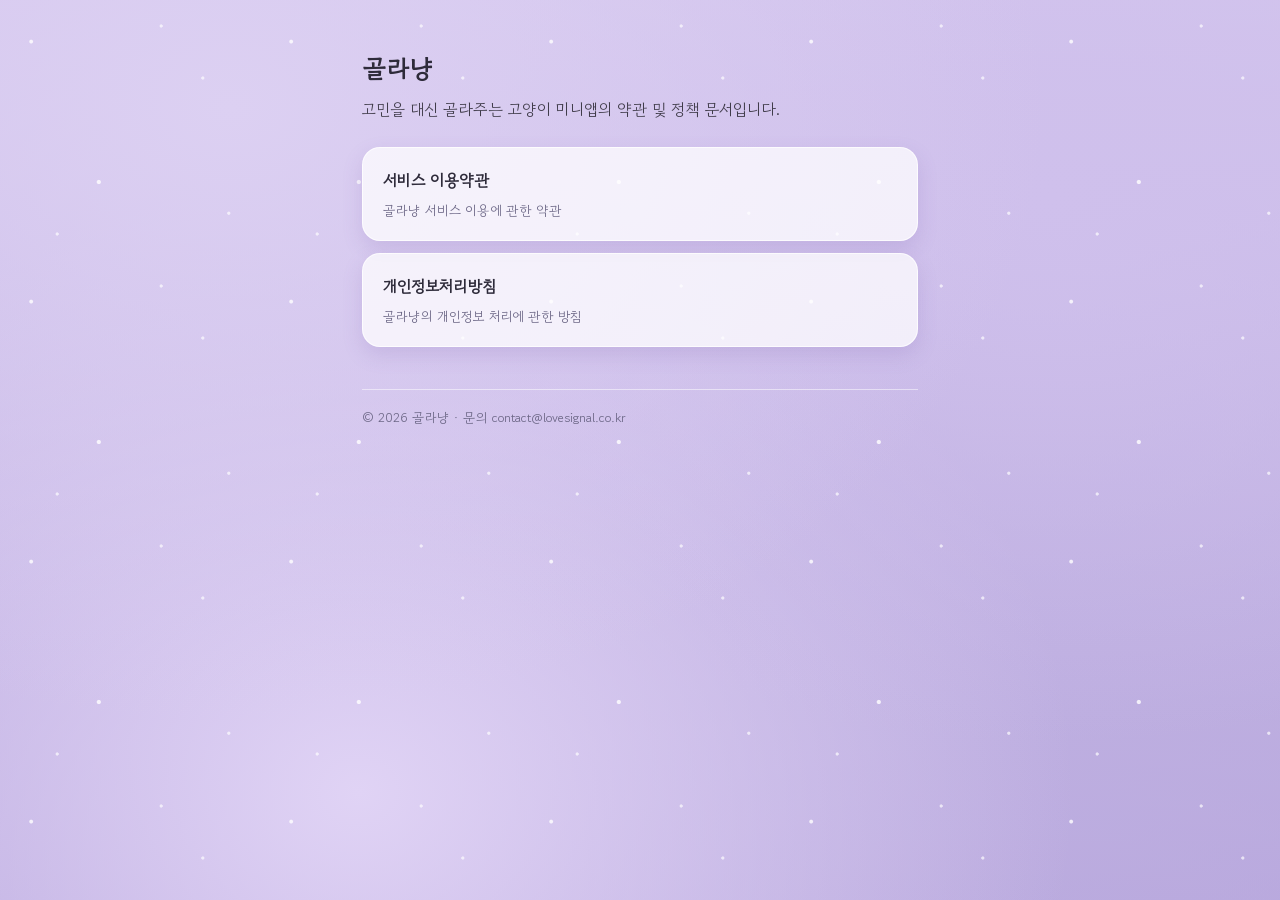
<file: index.html>
<!doctype html>
<html lang="ko">
  <head>
    <meta charset="UTF-8" />
    <meta name="viewport" content="width=device-width, initial-scale=1" />
    <title>골라냥 — 약관 및 정책</title>
    <link rel="preconnect" href="https://fonts.googleapis.com" />
    <link rel="preconnect" href="https://fonts.gstatic.com" crossorigin />
    <link
      href="https://fonts.googleapis.com/css2?family=Gowun+Dodum&display=swap"
      rel="stylesheet"
    />
    <link rel="stylesheet" href="style.css" />
  </head>
  <body>
    <main class="wrap">
      <h1>골라냥</h1>
      <p class="lead">고민을 대신 골라주는 고양이 미니앱의 약관 및 정책 문서입니다.</p>

      <a class="doc-link" href="terms.html">
        서비스 이용약관
        <span>골라냥 서비스 이용에 관한 약관</span>
      </a>
      <a class="doc-link" href="privacy.html">
        개인정보처리방침
        <span>골라냥의 개인정보 처리에 관한 방침</span>
      </a>

      <footer>© 2026 골라냥 · 문의 contact@lovesignal.co.kr</footer>
    </main>
  </body>
</html>
</file>
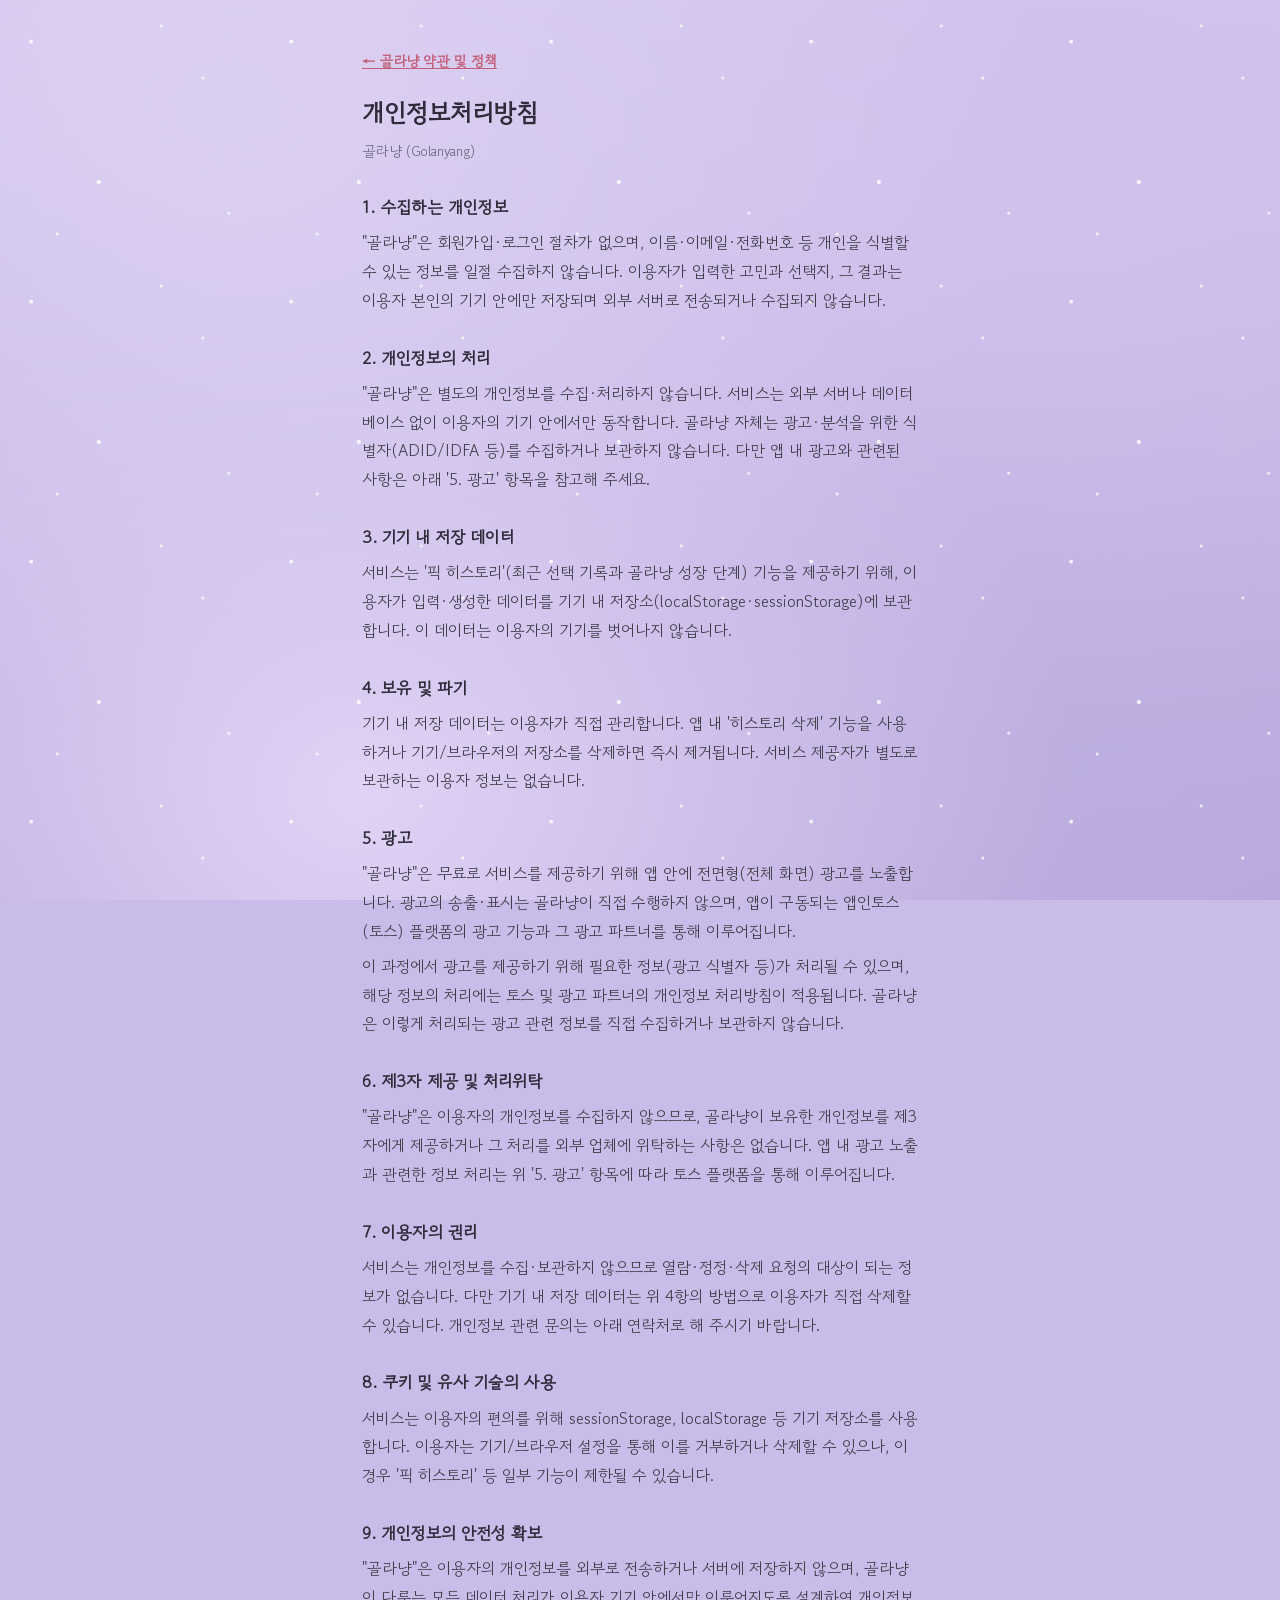
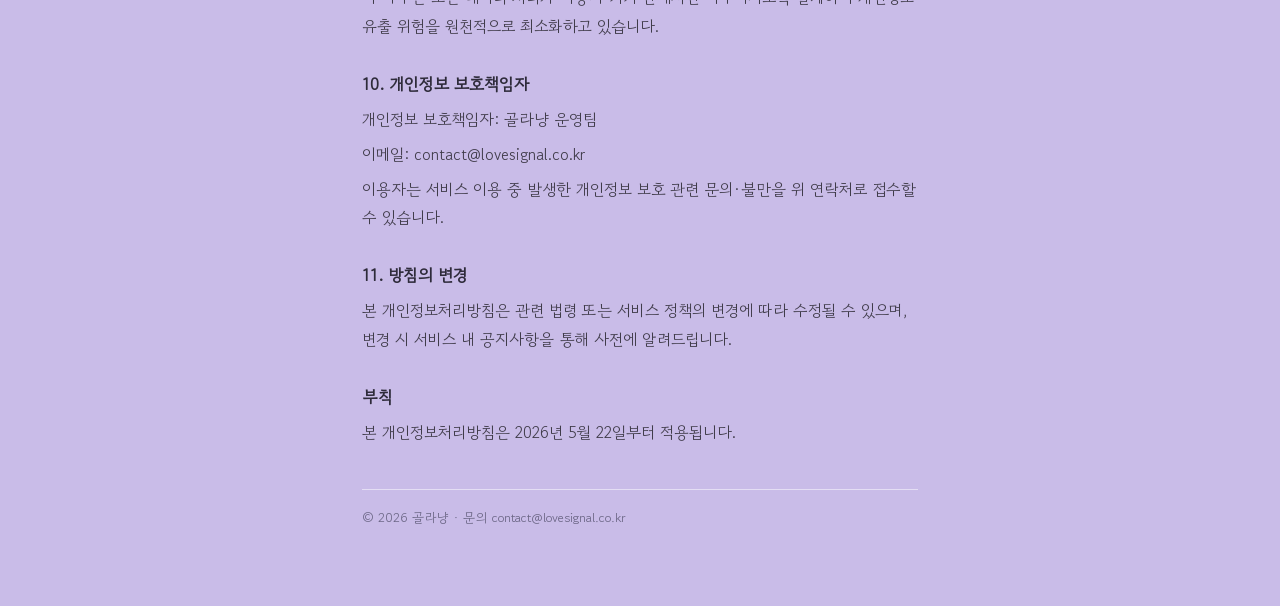
<file: privacy.html>
<!doctype html>
<html lang="ko">
  <head>
    <meta charset="UTF-8" />
    <meta name="viewport" content="width=device-width, initial-scale=1" />
    <title>골라냥 개인정보처리방침</title>
    <link rel="preconnect" href="https://fonts.googleapis.com" />
    <link rel="preconnect" href="https://fonts.gstatic.com" crossorigin />
    <link
      href="https://fonts.googleapis.com/css2?family=Gowun+Dodum&display=swap"
      rel="stylesheet"
    />
    <link rel="stylesheet" href="style.css" />
  </head>
  <body>
    <main class="wrap">
      <a class="back" href="index.html">← 골라냥 약관 및 정책</a>
      <h1>개인정보처리방침</h1>
      <p class="sub">골라냥 (Golanyang)</p>

      <h2>1. 수집하는 개인정보</h2>
      <p>
        "골라냥"은 회원가입·로그인 절차가 없으며, 이름·이메일·전화번호 등 개인을
        식별할 수 있는 정보를 일절 수집하지 않습니다. 이용자가 입력한 고민과
        선택지, 그 결과는 이용자 본인의 기기 안에만 저장되며 외부 서버로
        전송되거나 수집되지 않습니다.
      </p>

      <h2>2. 개인정보의 처리</h2>
      <p>
        "골라냥"은 별도의 개인정보를 수집·처리하지 않습니다. 서비스는 외부 서버나
        데이터베이스 없이 이용자의 기기 안에서만 동작합니다. 골라냥 자체는
        광고·분석을 위한 식별자(ADID/IDFA 등)를 수집하거나 보관하지 않습니다.
        다만 앱 내 광고와 관련된 사항은 아래 '5. 광고' 항목을 참고해 주세요.
      </p>

      <h2>3. 기기 내 저장 데이터</h2>
      <p>
        서비스는 '픽 히스토리'(최근 선택 기록과 골라냥 성장 단계) 기능을
        제공하기 위해, 이용자가 입력·생성한 데이터를 기기 내
        저장소(localStorage·sessionStorage)에 보관합니다. 이 데이터는 이용자의
        기기를 벗어나지 않습니다.
      </p>

      <h2>4. 보유 및 파기</h2>
      <p>
        기기 내 저장 데이터는 이용자가 직접 관리합니다. 앱 내 '히스토리 삭제'
        기능을 사용하거나 기기/브라우저의 저장소를 삭제하면 즉시 제거됩니다.
        서비스 제공자가 별도로 보관하는 이용자 정보는 없습니다.
      </p>

      <h2>5. 광고</h2>
      <p>
        "골라냥"은 무료로 서비스를 제공하기 위해 앱 안에 전면형(전체 화면)
        광고를 노출합니다. 광고의 송출·표시는 골라냥이 직접 수행하지 않으며,
        앱이 구동되는 앱인토스(토스) 플랫폼의 광고 기능과 그 광고 파트너를 통해
        이루어집니다.
      </p>
      <p>
        이 과정에서 광고를 제공하기 위해 필요한 정보(광고 식별자 등)가 처리될 수
        있으며, 해당 정보의 처리에는 토스 및 광고 파트너의 개인정보 처리방침이
        적용됩니다. 골라냥은 이렇게 처리되는 광고 관련 정보를 직접 수집하거나
        보관하지 않습니다.
      </p>

      <h2>6. 제3자 제공 및 처리위탁</h2>
      <p>
        "골라냥"은 이용자의 개인정보를 수집하지 않으므로, 골라냥이 보유한
        개인정보를 제3자에게 제공하거나 그 처리를 외부 업체에 위탁하는 사항은
        없습니다. 앱 내 광고 노출과 관련한 정보 처리는 위 '5. 광고' 항목에 따라
        토스 플랫폼을 통해 이루어집니다.
      </p>

      <h2>7. 이용자의 권리</h2>
      <p>
        서비스는 개인정보를 수집·보관하지 않으므로 열람·정정·삭제 요청의 대상이
        되는 정보가 없습니다. 다만 기기 내 저장 데이터는 위 4항의 방법으로
        이용자가 직접 삭제할 수 있습니다. 개인정보 관련 문의는 아래 연락처로 해
        주시기 바랍니다.
      </p>

      <h2>8. 쿠키 및 유사 기술의 사용</h2>
      <p>
        서비스는 이용자의 편의를 위해 sessionStorage, localStorage 등 기기
        저장소를 사용합니다. 이용자는 기기/브라우저 설정을 통해 이를 거부하거나
        삭제할 수 있으나, 이 경우 '픽 히스토리' 등 일부 기능이 제한될 수
        있습니다.
      </p>

      <h2>9. 개인정보의 안전성 확보</h2>
      <p>
        "골라냥"은 이용자의 개인정보를 외부로 전송하거나 서버에 저장하지 않으며,
        골라냥이 다루는 모든 데이터 처리가 이용자 기기 안에서만 이루어지도록
        설계하여 개인정보 유출 위험을 원천적으로 최소화하고 있습니다.
      </p>

      <h2>10. 개인정보 보호책임자</h2>
      <p>개인정보 보호책임자: 골라냥 운영팀</p>
      <p>이메일: contact@lovesignal.co.kr</p>
      <p>
        이용자는 서비스 이용 중 발생한 개인정보 보호 관련 문의·불만을 위
        연락처로 접수할 수 있습니다.
      </p>

      <h2>11. 방침의 변경</h2>
      <p>
        본 개인정보처리방침은 관련 법령 또는 서비스 정책의 변경에 따라 수정될 수
        있으며, 변경 시 서비스 내 공지사항을 통해 사전에 알려드립니다.
      </p>

      <h2>부칙</h2>
      <p>본 개인정보처리방침은 2026년 5월 22일부터 적용됩니다.</p>

      <footer>© 2026 골라냥 · 문의 contact@lovesignal.co.kr</footer>
    </main>
  </body>
</html>
</file>
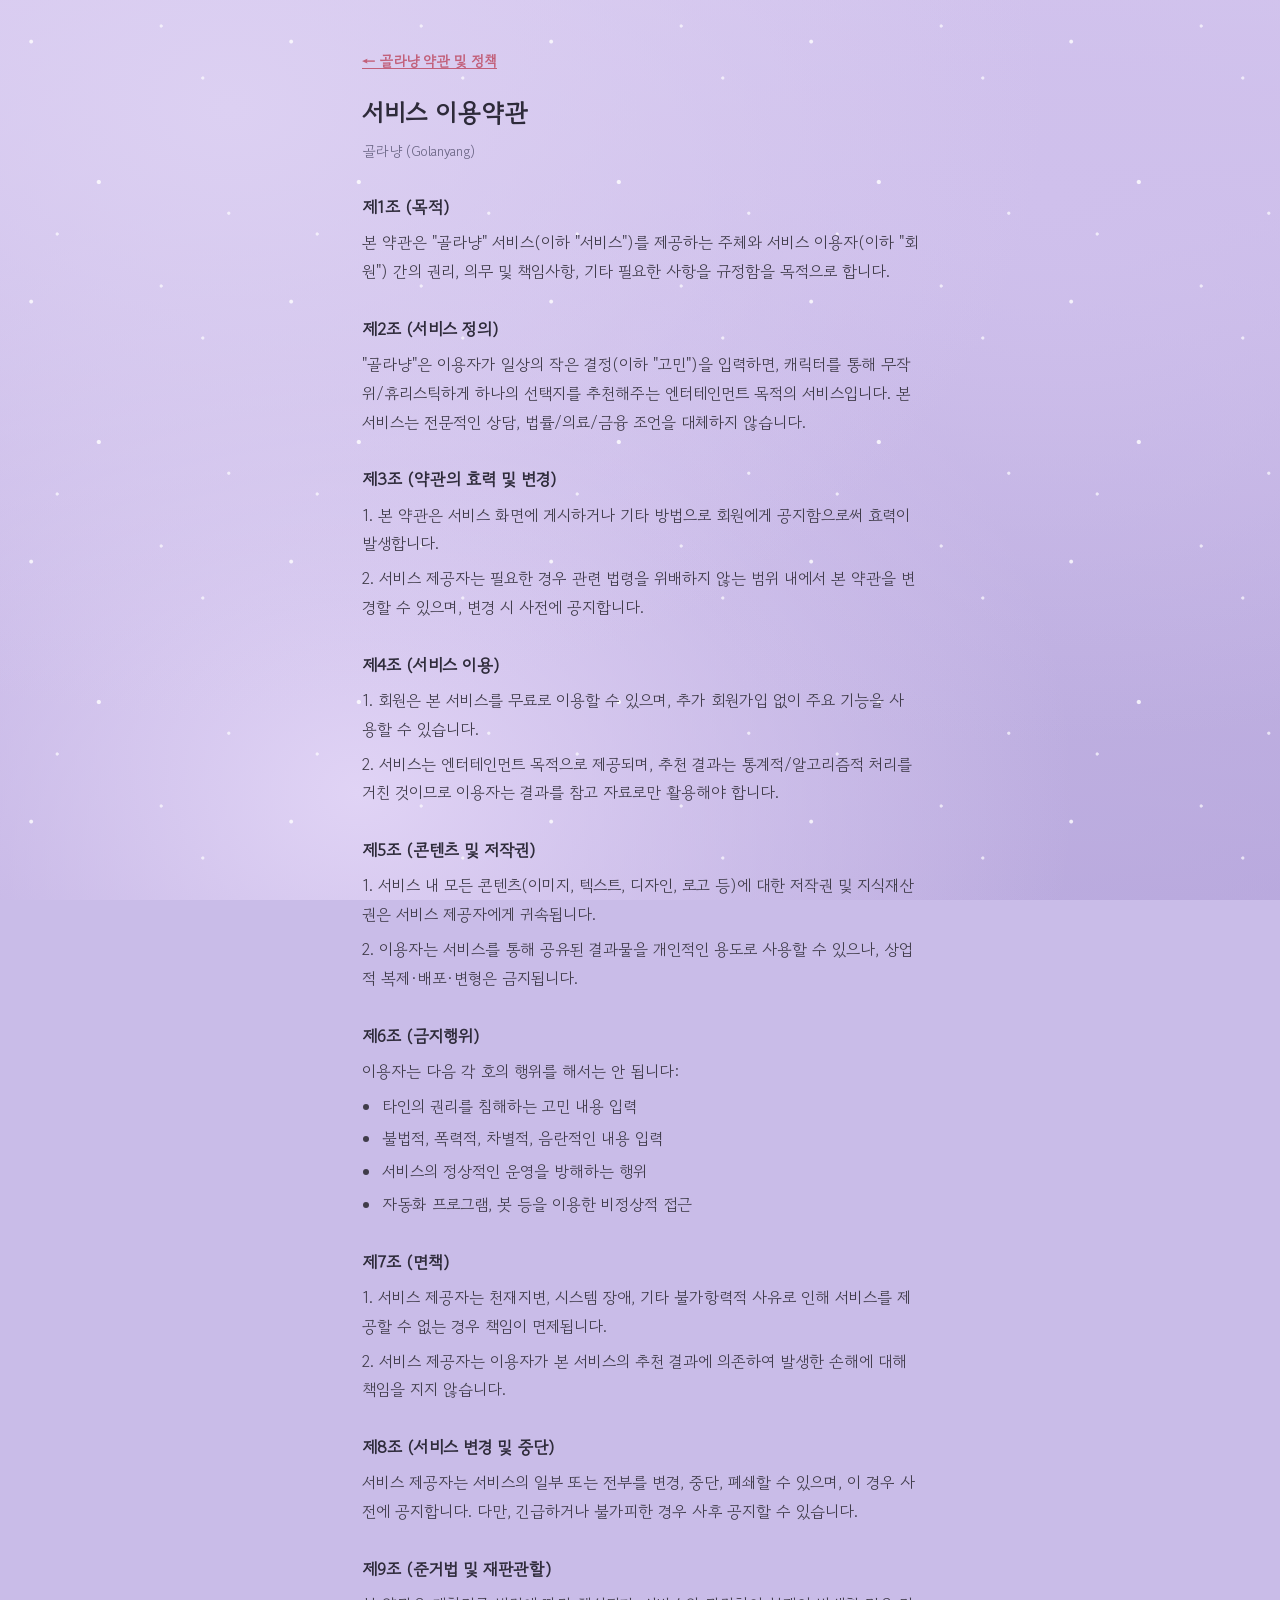
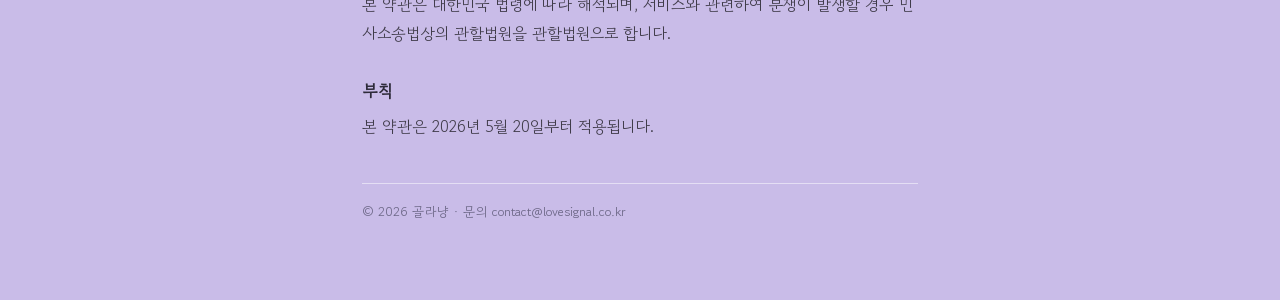
<file: terms.html>
<!doctype html>
<html lang="ko">
  <head>
    <meta charset="UTF-8" />
    <meta name="viewport" content="width=device-width, initial-scale=1" />
    <title>골라냥 서비스 이용약관</title>
    <link rel="preconnect" href="https://fonts.googleapis.com" />
    <link rel="preconnect" href="https://fonts.gstatic.com" crossorigin />
    <link
      href="https://fonts.googleapis.com/css2?family=Gowun+Dodum&display=swap"
      rel="stylesheet"
    />
    <link rel="stylesheet" href="style.css" />
  </head>
  <body>
    <main class="wrap">
      <a class="back" href="index.html">← 골라냥 약관 및 정책</a>
      <h1>서비스 이용약관</h1>
      <p class="sub">골라냥 (Golanyang)</p>

      <h2>제1조 (목적)</h2>
      <p>
        본 약관은 "골라냥" 서비스(이하 "서비스")를 제공하는 주체와 서비스
        이용자(이하 "회원") 간의 권리, 의무 및 책임사항, 기타 필요한 사항을
        규정함을 목적으로 합니다.
      </p>

      <h2>제2조 (서비스 정의)</h2>
      <p>
        "골라냥"은 이용자가 일상의 작은 결정(이하 "고민")을 입력하면, 캐릭터를
        통해 무작위/휴리스틱하게 하나의 선택지를 추천해주는 엔터테인먼트 목적의
        서비스입니다. 본 서비스는 전문적인 상담, 법률/의료/금융 조언을 대체하지
        않습니다.
      </p>

      <h2>제3조 (약관의 효력 및 변경)</h2>
      <p>
        1. 본 약관은 서비스 화면에 게시하거나 기타 방법으로 회원에게
        공지함으로써 효력이 발생합니다.
      </p>
      <p>
        2. 서비스 제공자는 필요한 경우 관련 법령을 위배하지 않는 범위 내에서 본
        약관을 변경할 수 있으며, 변경 시 사전에 공지합니다.
      </p>

      <h2>제4조 (서비스 이용)</h2>
      <p>
        1. 회원은 본 서비스를 무료로 이용할 수 있으며, 추가 회원가입 없이 주요
        기능을 사용할 수 있습니다.
      </p>
      <p>
        2. 서비스는 엔터테인먼트 목적으로 제공되며, 추천 결과는
        통계적/알고리즘적 처리를 거친 것이므로 이용자는 결과를 참고 자료로만
        활용해야 합니다.
      </p>

      <h2>제5조 (콘텐츠 및 저작권)</h2>
      <p>
        1. 서비스 내 모든 콘텐츠(이미지, 텍스트, 디자인, 로고 등)에 대한 저작권
        및 지식재산권은 서비스 제공자에게 귀속됩니다.
      </p>
      <p>
        2. 이용자는 서비스를 통해 공유된 결과물을 개인적인 용도로 사용할 수
        있으나, 상업적 복제·배포·변형은 금지됩니다.
      </p>

      <h2>제6조 (금지행위)</h2>
      <p>이용자는 다음 각 호의 행위를 해서는 안 됩니다:</p>
      <ul>
        <li>타인의 권리를 침해하는 고민 내용 입력</li>
        <li>불법적, 폭력적, 차별적, 음란적인 내용 입력</li>
        <li>서비스의 정상적인 운영을 방해하는 행위</li>
        <li>자동화 프로그램, 봇 등을 이용한 비정상적 접근</li>
      </ul>

      <h2>제7조 (면책)</h2>
      <p>
        1. 서비스 제공자는 천재지변, 시스템 장애, 기타 불가항력적 사유로 인해
        서비스를 제공할 수 없는 경우 책임이 면제됩니다.
      </p>
      <p>
        2. 서비스 제공자는 이용자가 본 서비스의 추천 결과에 의존하여 발생한
        손해에 대해 책임을 지지 않습니다.
      </p>

      <h2>제8조 (서비스 변경 및 중단)</h2>
      <p>
        서비스 제공자는 서비스의 일부 또는 전부를 변경, 중단, 폐쇄할 수 있으며,
        이 경우 사전에 공지합니다. 다만, 긴급하거나 불가피한 경우 사후 공지할 수
        있습니다.
      </p>

      <h2>제9조 (준거법 및 재판관할)</h2>
      <p>
        본 약관은 대한민국 법령에 따라 해석되며, 서비스와 관련하여 분쟁이 발생할
        경우 민사소송법상의 관할법원을 관할법원으로 합니다.
      </p>

      <h2>부칙</h2>
      <p>본 약관은 2026년 5월 20일부터 적용됩니다.</p>

      <footer>© 2026 골라냥 · 문의 contact@lovesignal.co.kr</footer>
    </main>
  </body>
</html>
</file>
<file: style.css>
:root {
  --ink: #2e2b3a;       /* 제목·강조 텍스트 */
  --body: #403c4a;      /* 본문 텍스트 (가독성 위해 앱보다 살짝 진하게) */
  --muted: #6b6685;     /* 보조 텍스트 */
  --accent: #c2607a;    /* 링크 — 골라냥 코랄 톤 */
}
* { box-sizing: border-box; }
html, body { margin: 0; }
body {
  font-family: "Gowun Dodum", "Apple SD Gothic Neo", "Malgun Gothic", system-ui,
    -apple-system, sans-serif;
  color: var(--body);
  line-height: 1.8;
  -webkit-text-size-adjust: 100%;
  min-height: 100vh;
  /* 골라냥 앱과 동일한 라벤더 그라데이션 배경 */
  background-color: #c9bce8;
  background-image:
    radial-gradient(at 18% 12%, #dcd0f2 0px, transparent 55%),
    radial-gradient(at 82% 22%, #cfc0ec 0px, transparent 55%),
    radial-gradient(at 28% 88%, #e0d3f5 0px, transparent 55%),
    radial-gradient(at 78% 78%, #bdaee0 0px, transparent 55%),
    linear-gradient(180deg, #d4c6ee 0%, #b6a5dc 100%);
  background-attachment: fixed;
}
/* 반짝이 점 — 골라냥 앱과 동일한 시그니처 데코 */
body::before {
  content: "";
  position: fixed;
  inset: 0;
  pointer-events: none;
  z-index: 0;
  background-image:
    radial-gradient(circle at 12% 16%, #ffffffcc 0 1.4px, transparent 2.4px),
    radial-gradient(circle at 78% 30%, #ffffffaa 0 1.2px, transparent 2px),
    radial-gradient(circle at 38% 70%, #ffffffcc 0 1.6px, transparent 2.6px),
    radial-gradient(circle at 88% 82%, #ffffffaa 0 1.2px, transparent 2px),
    radial-gradient(circle at 22% 90%, #ffffffaa 0 1.2px, transparent 2px),
    radial-gradient(circle at 62% 10%, #ffffffaa 0 1.2px, transparent 2px);
  background-size: 260px 260px;
}
.wrap {
  position: relative;
  z-index: 1;
  max-width: 600px;
  margin: 0 auto;
  padding: 46px 22px 76px;
}
h1 { font-size: 1.55rem; color: var(--ink); margin: 0 0 4px; font-weight: 800; }
.sub { color: var(--muted); font-size: 0.88rem; margin: 0 0 14px; }
h2 { font-size: 1.05rem; color: var(--ink); margin: 28px 0 6px; font-weight: 800; }
p { margin: 6px 0; }
ul { margin: 6px 0; padding-left: 20px; }
li { margin: 4px 0; }
a { color: var(--accent); font-weight: 700; }
.back { display: inline-block; margin-bottom: 16px; font-size: 0.9rem; }
footer {
  margin-top: 42px;
  padding-top: 16px;
  border-top: 1px solid rgba(255, 255, 255, 0.5);
  color: var(--muted);
  font-size: 0.82rem;
}
/* index 랜딩 */
.lead { font-size: 1rem; margin: 4px 0 24px; color: var(--body); }
.doc-link {
  display: block;
  padding: 18px 20px;
  margin: 12px 0;
  background: rgba(255, 255, 255, 0.74);
  border: 1px solid rgba(255, 255, 255, 0.75);
  border-radius: 18px;
  color: var(--ink);
  text-decoration: none;
  font-weight: 800;
  box-shadow: 0 8px 20px rgba(120, 95, 170, 0.18);
}
.doc-link span {
  display: block;
  color: var(--muted);
  font-weight: 500;
  font-size: 0.84rem;
  margin-top: 3px;
}
</file>
